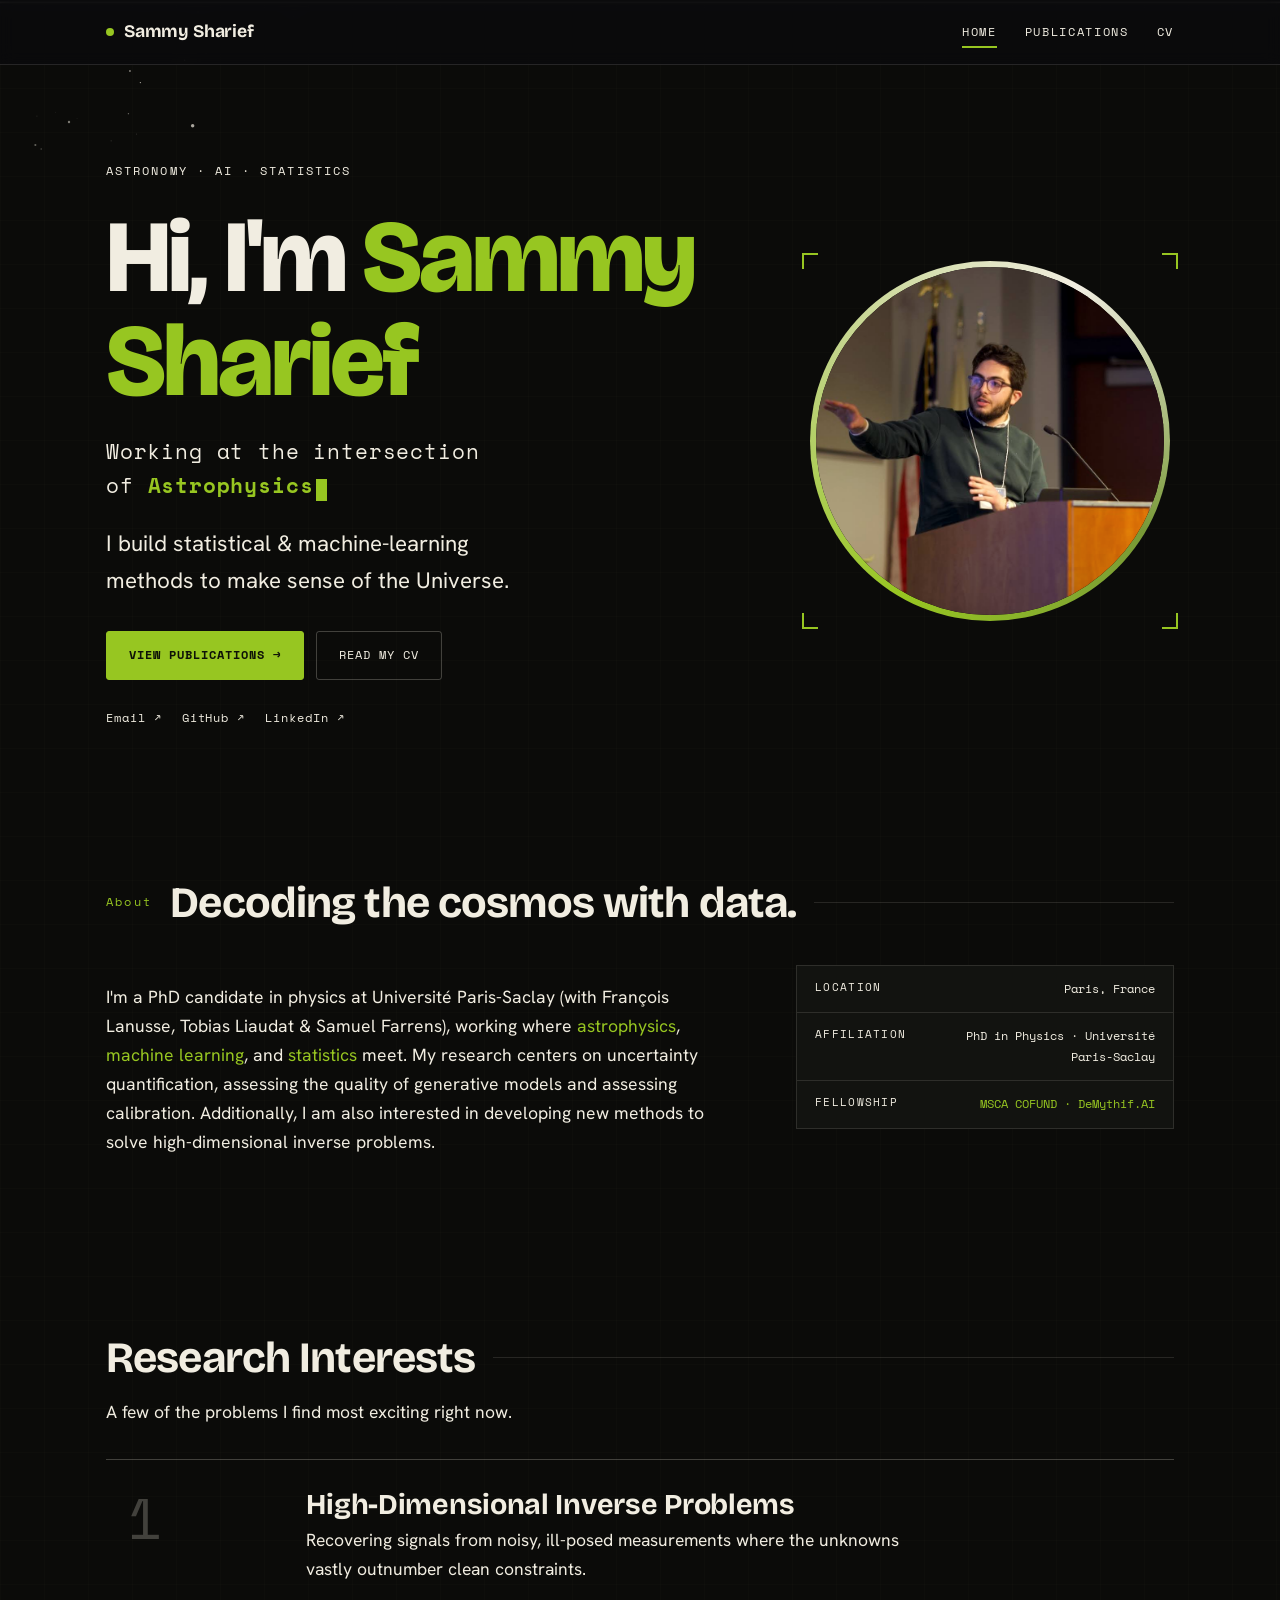
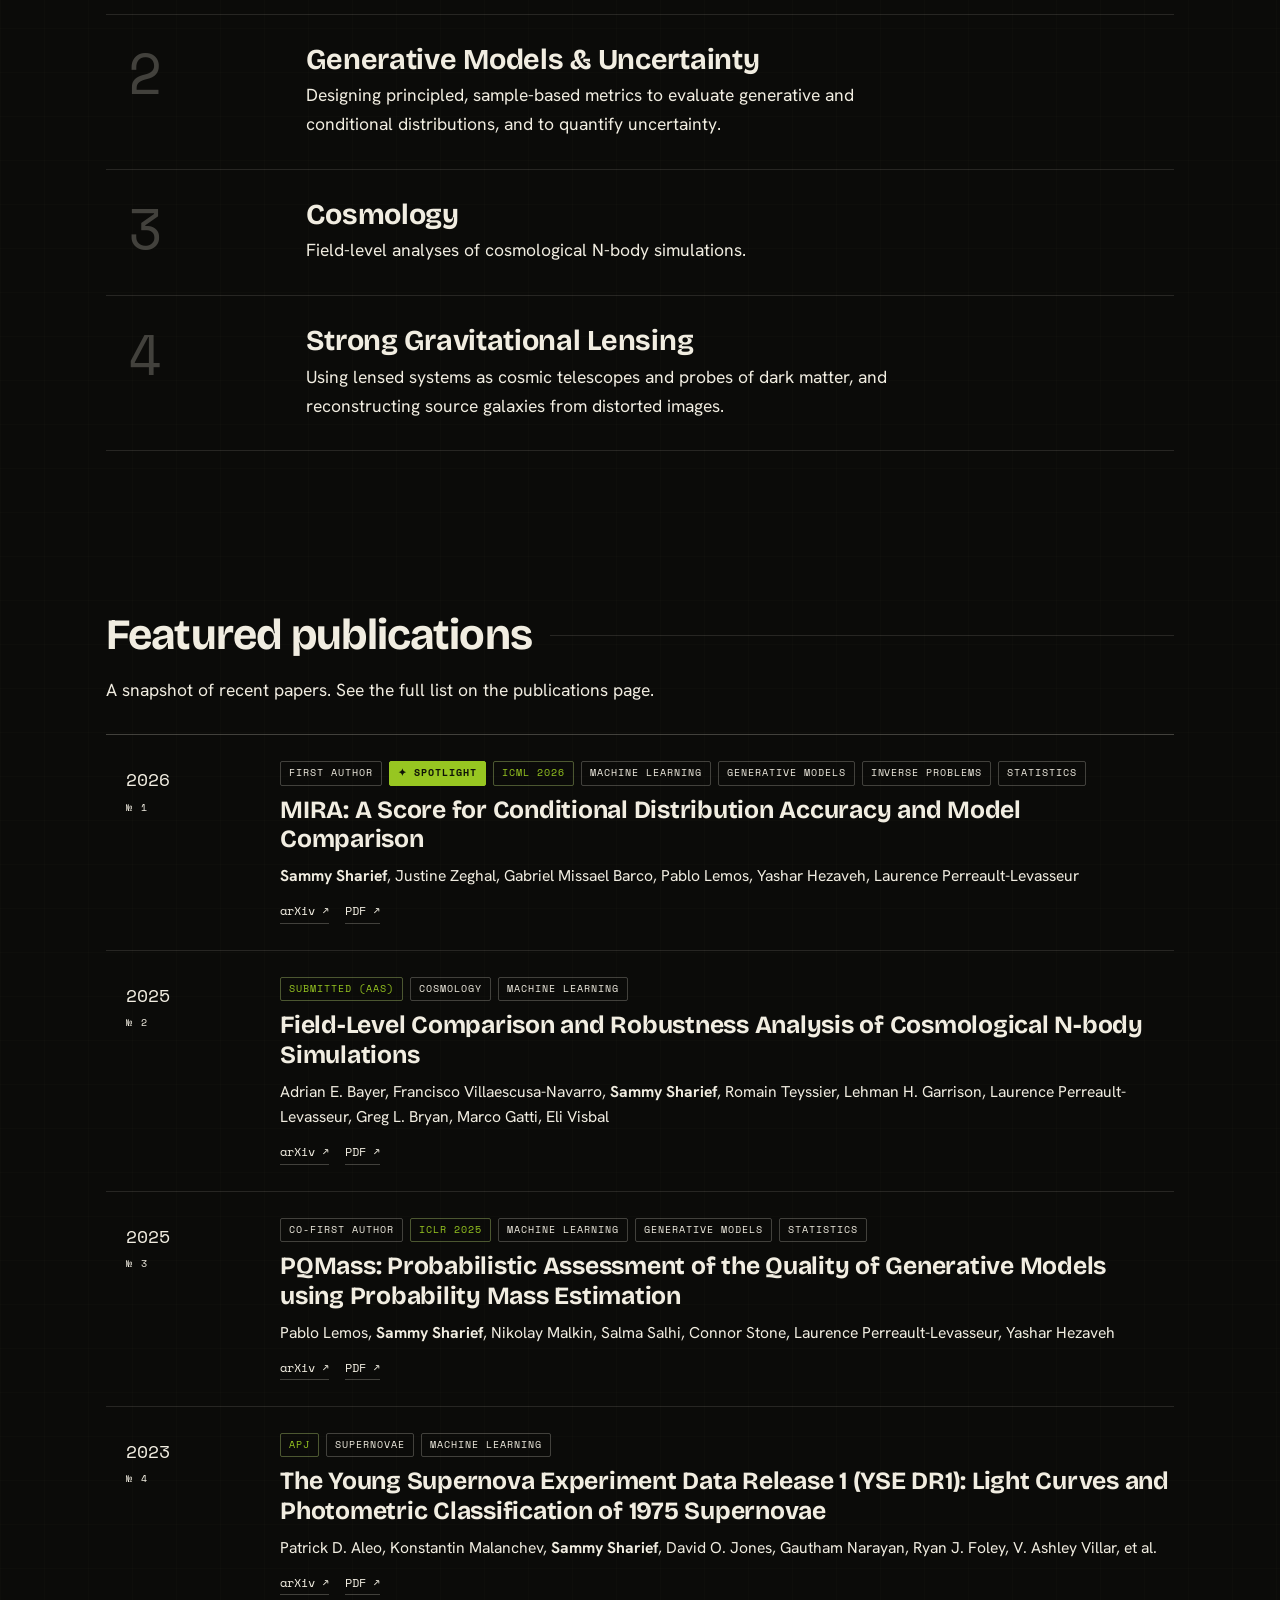
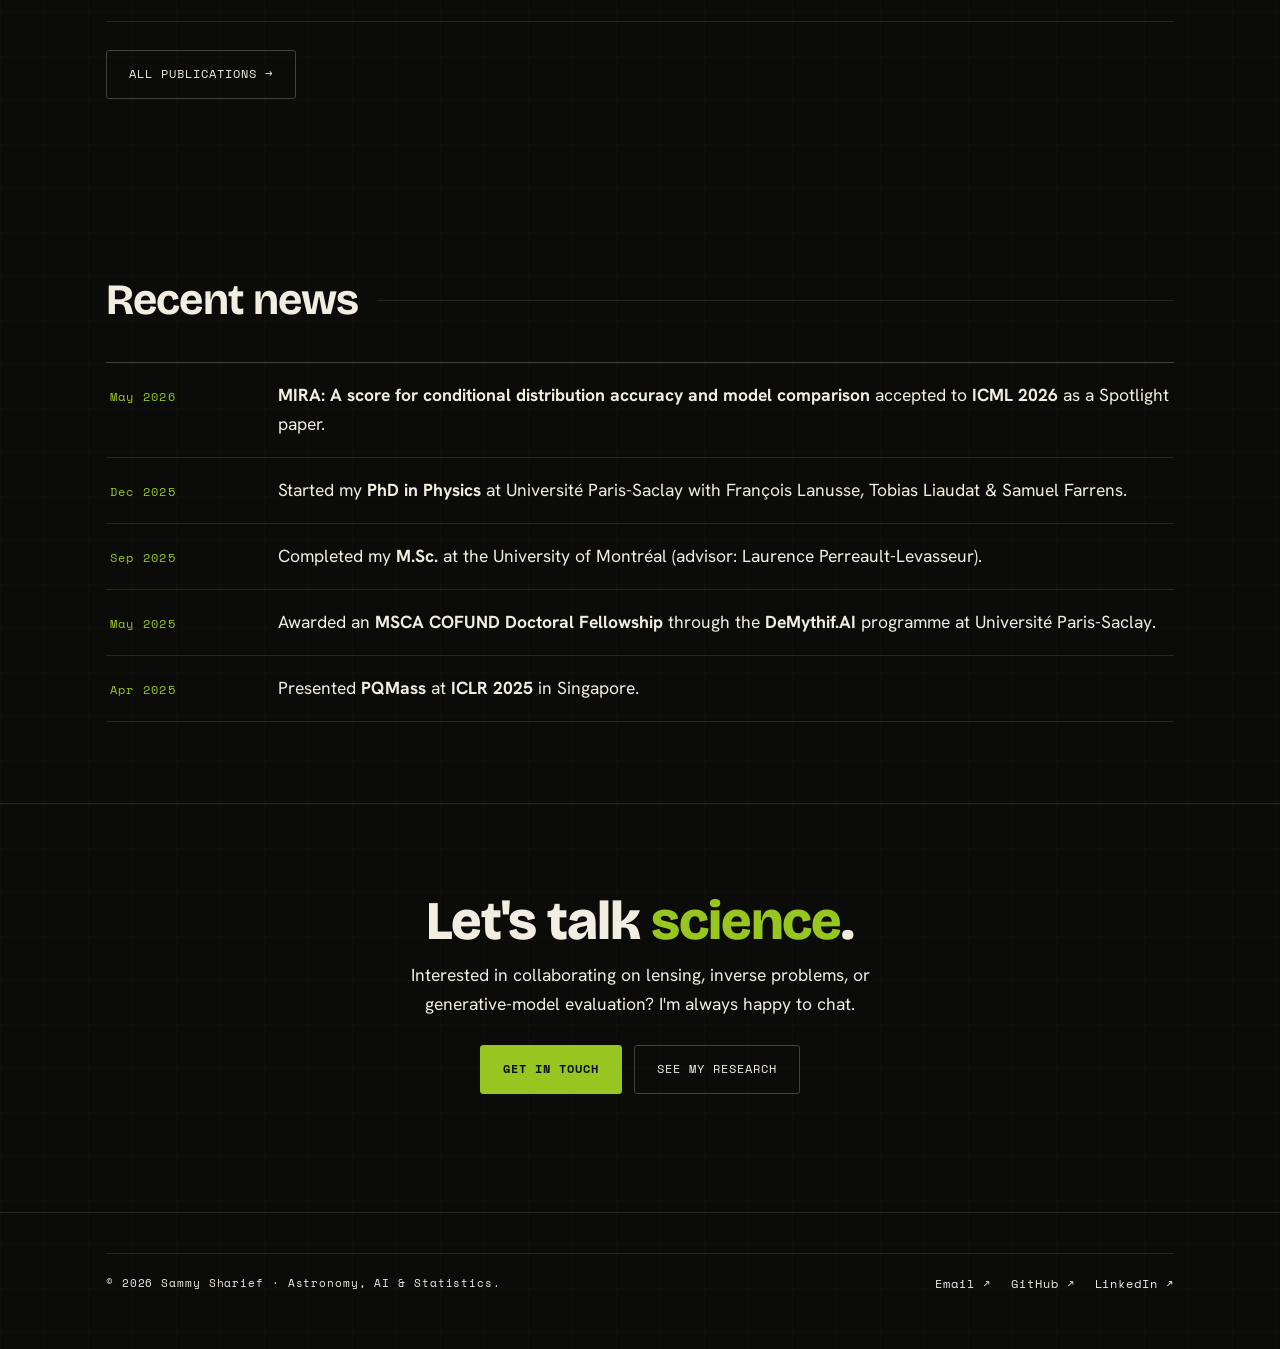
<file: index.html>
<!DOCTYPE html>
<html lang="en">
<head>
  <meta charset="UTF-8" />
  <meta name="viewport" content="width=device-width, initial-scale=1.0" />
  <title>Sammy Sharief — Astrophysics · Machine Learning · Statistics</title>
  <meta name="description" content="Sammy Sharief — researcher at the intersection of astronomy, machine learning, and statistics. Strong gravitational lensing, high-dimensional inverse problems, and generative model evaluation." />
  <meta name="author" content="Sammy Sharief" />
  <link rel="preconnect" href="https://fonts.googleapis.com" />
  <link rel="preconnect" href="https://fonts.gstatic.com" crossorigin />
  <link href="https://fonts.googleapis.com/css2?family=Bricolage+Grotesque:opsz,wght@12..96,400..800&family=Hanken+Grotesk:wght@400;500;600;700&family=Space+Mono:ital,wght@0,400;0,700;1,400&display=swap" rel="stylesheet" />
  <link rel="stylesheet" href="styles.css" />
</head>
<body>
  <canvas id="starfield"></canvas>

  <header class="bar">
    <div class="wrap bar-inner">
      <a class="callsign" href="index.html"><span class="blip"></span>Sammy Sharief</a>
      <nav class="nav">
        <a href="index.html">Home</a>
        <a href="publications.html">Publications</a>
        <a href="cv.html">CV</a>
      </nav>
      <button class="burger" aria-label="Menu">≡</button>
    </div>
  </header>

  <main>
    <!-- HERO -->
    <section class="hero">
      <div class="wrap hero-grid">
        <div class="hero-text">
          <span class="label kick rise">Astronomy · AI · Statistics</span>
          <h1 class="rise">Hi, I'm <em>Sammy Sharief</em></h1>
          <p class="specline rise">Working at the intersection<br>of <span class="typed" data-typed></span><span class="caret" aria-hidden="true"></span></p>
          <p class="tag rise">I build statistical &amp; machine-learning methods to make sense of the Universe.</p>
          <div class="hero-cta rise">
            <a class="btn btn-solid" href="publications.html">View Publications →</a>
            <a class="btn btn-ghost" href="cv.html">Read my CV</a>
          </div>
          <div class="socials rise" data-socials></div>
        </div>
        <div class="scope rise">
          <div class="ring"><div class="ring-inner"><img src="assets/profile.jpeg" alt="Sammy Sharief" /></div></div>
          <span class="tick tl"></span><span class="tick tr"></span><span class="tick bl"></span><span class="tick br"></span>
        </div>
      </div>
    </section>

    <!-- ABOUT -->
    <section id="about">
      <div class="wrap">
        <div class="shead reveal"><span class="sig">About</span><h2>Decoding the cosmos with data.</h2><span class="flex"></span></div>
        <div class="about">
          <div class="reveal">
            <p>I'm a PhD candidate in physics at Université Paris-Saclay (with François Lanusse, Tobias Liaudat &amp; Samuel Farrens), working where <em>astrophysics</em>, <em>machine learning</em>, and <em>statistics</em> meet. My research centers on uncertainty quantification, assessing the quality of generative models and assessing calibration. Additionally, I am also interested in developing new methods to solve high-dimensional inverse problems.</p>
          </div>
          <aside class="panel reveal">
            <div class="row"><span class="k">Location</span><span class="v" data-profile="location">Paris, France</span></div>
            <div class="row"><span class="k">Affiliation</span><span class="v" data-profile="affiliation">Université Paris-Saclay</span></div>
            <div class="row"><span class="k">Fellowship</span><span class="v hot">MSCA COFUND · DeMythif.AI</span></div>
          </aside>
        </div>
      </div>
    </section>

    <!-- RESEARCH INTERESTS -->
    <section id="research">
      <div class="wrap">
        <div class="shead reveal"><h2>Research Interests</h2><span class="flex"></span></div>
        <p class="reveal" style="color:var(--ink-2);margin:-22px 0 32px">A few of the problems I find most exciting right now.</p>
        <ol class="index" id="index"></ol>
      </div>
    </section>

    <!-- SELECTED PUBLICATIONS -->
    <section id="writings">
      <div class="wrap">
        <div class="shead reveal"><h2>Featured publications</h2><span class="flex"></span></div>
        <p class="reveal" style="color:var(--ink-2);margin:-22px 0 30px">A snapshot of recent papers. See the full list on the publications page.</p>
        <div class="log" id="selected"></div>
        <p style="margin-top:28px" class="reveal"><a class="btn btn-ghost" href="publications.html">All publications →</a></p>
      </div>
    </section>

    <!-- NEWS -->
    <section id="news">
      <div class="wrap">
        <div class="shead reveal"><h2>Recent news</h2><span class="flex"></span></div>
        <div class="tx" id="transmissions"></div>
      </div>
    </section>

    <!-- CTA -->
    <section class="cta">
      <div class="wrap reveal">
        <h2>Let's talk <em>science</em>.</h2>
        <p>Interested in collaborating on lensing, inverse problems, or generative-model evaluation? I'm always happy to chat.</p>
        <div class="hero-cta" style="justify-content:center">
          <a class="btn btn-solid" href="mailto:sammy.sharief@universite-paris-saclay.fr">Get in touch</a>
          <a class="btn btn-ghost" href="publications.html">See my research</a>
        </div>
      </div>
    </section>
  </main>

  <footer class="foot">
    <div class="wrap">
      <div style="height:1px;background:var(--line)"></div>
      <div class="foot-inner">
        <p>© <span data-year-now></span> Sammy Sharief · Astronomy, AI &amp; Statistics.</p>
        <div class="socials" data-socials></div>
      </div>
    </div>
  </footer>

  <script src="assets/data.js"></script>
  <script src="assets/main.js"></script>
</body>
</html>
</file>
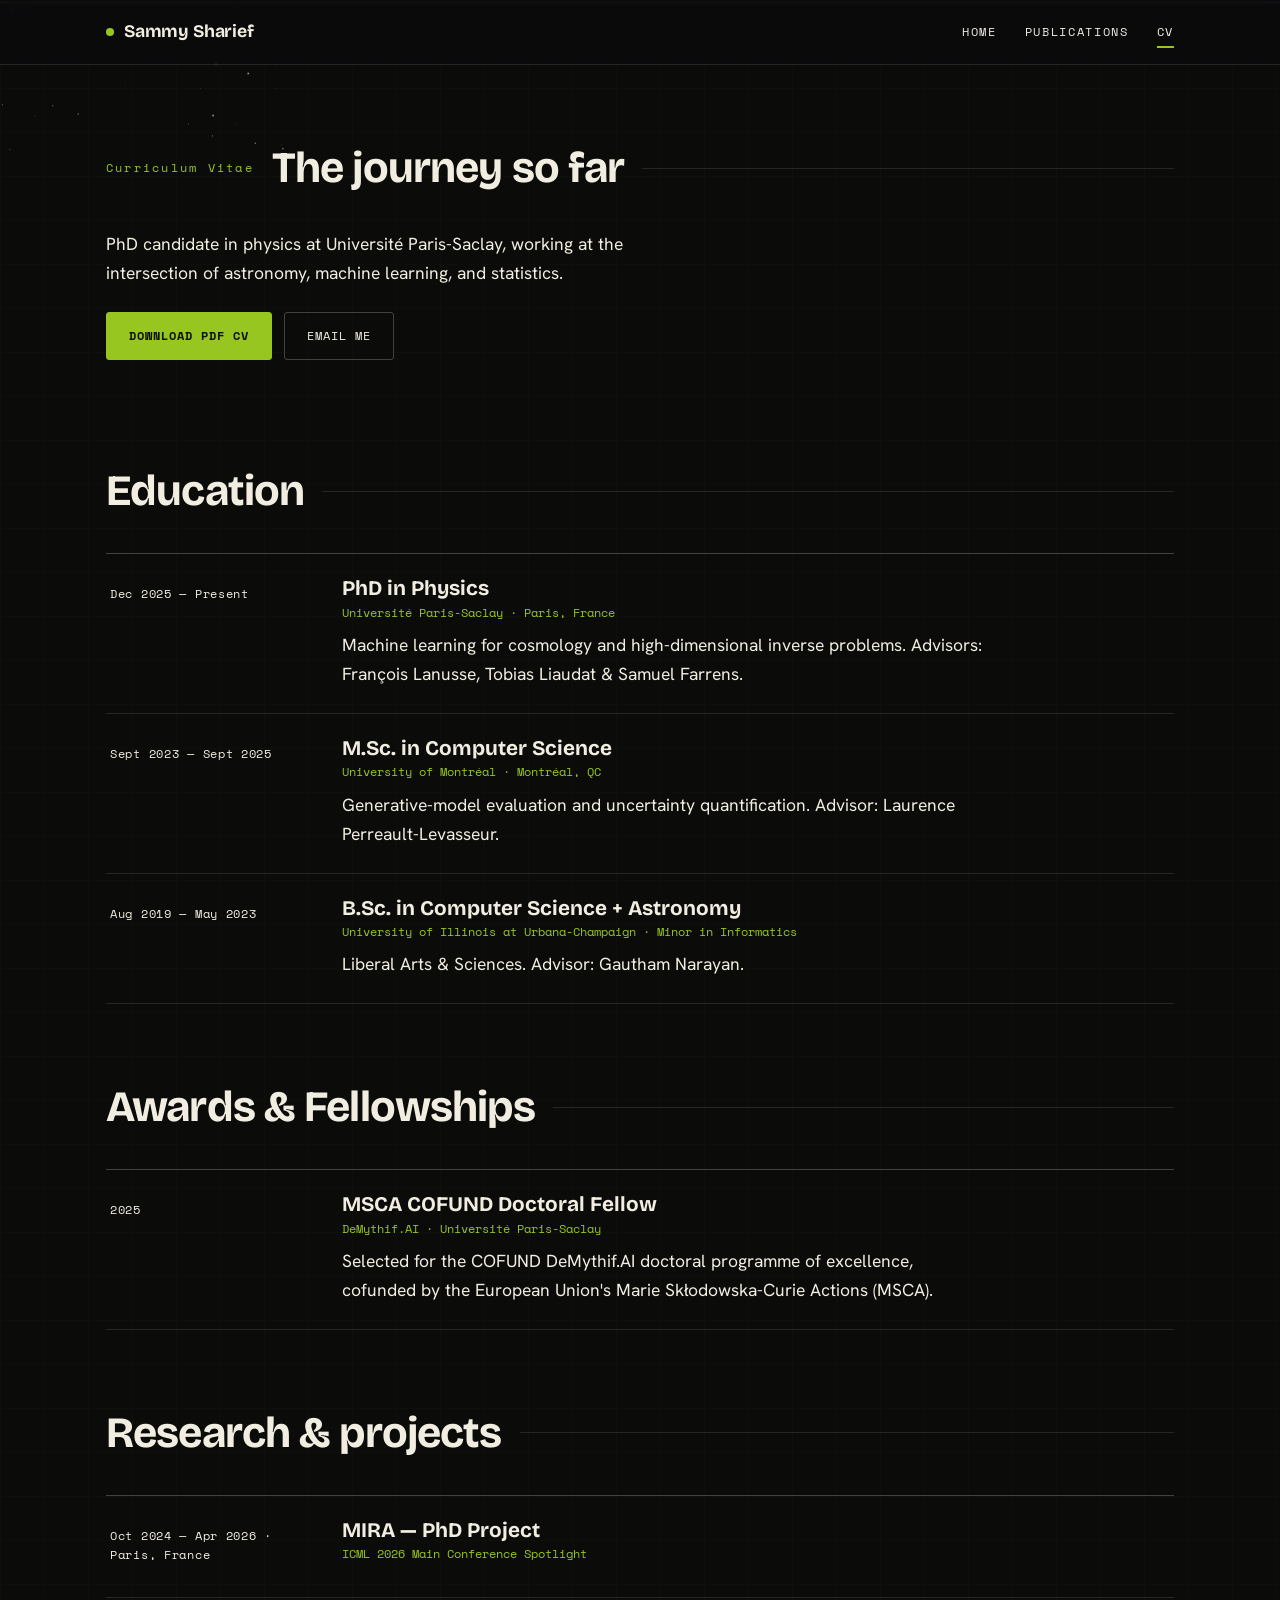
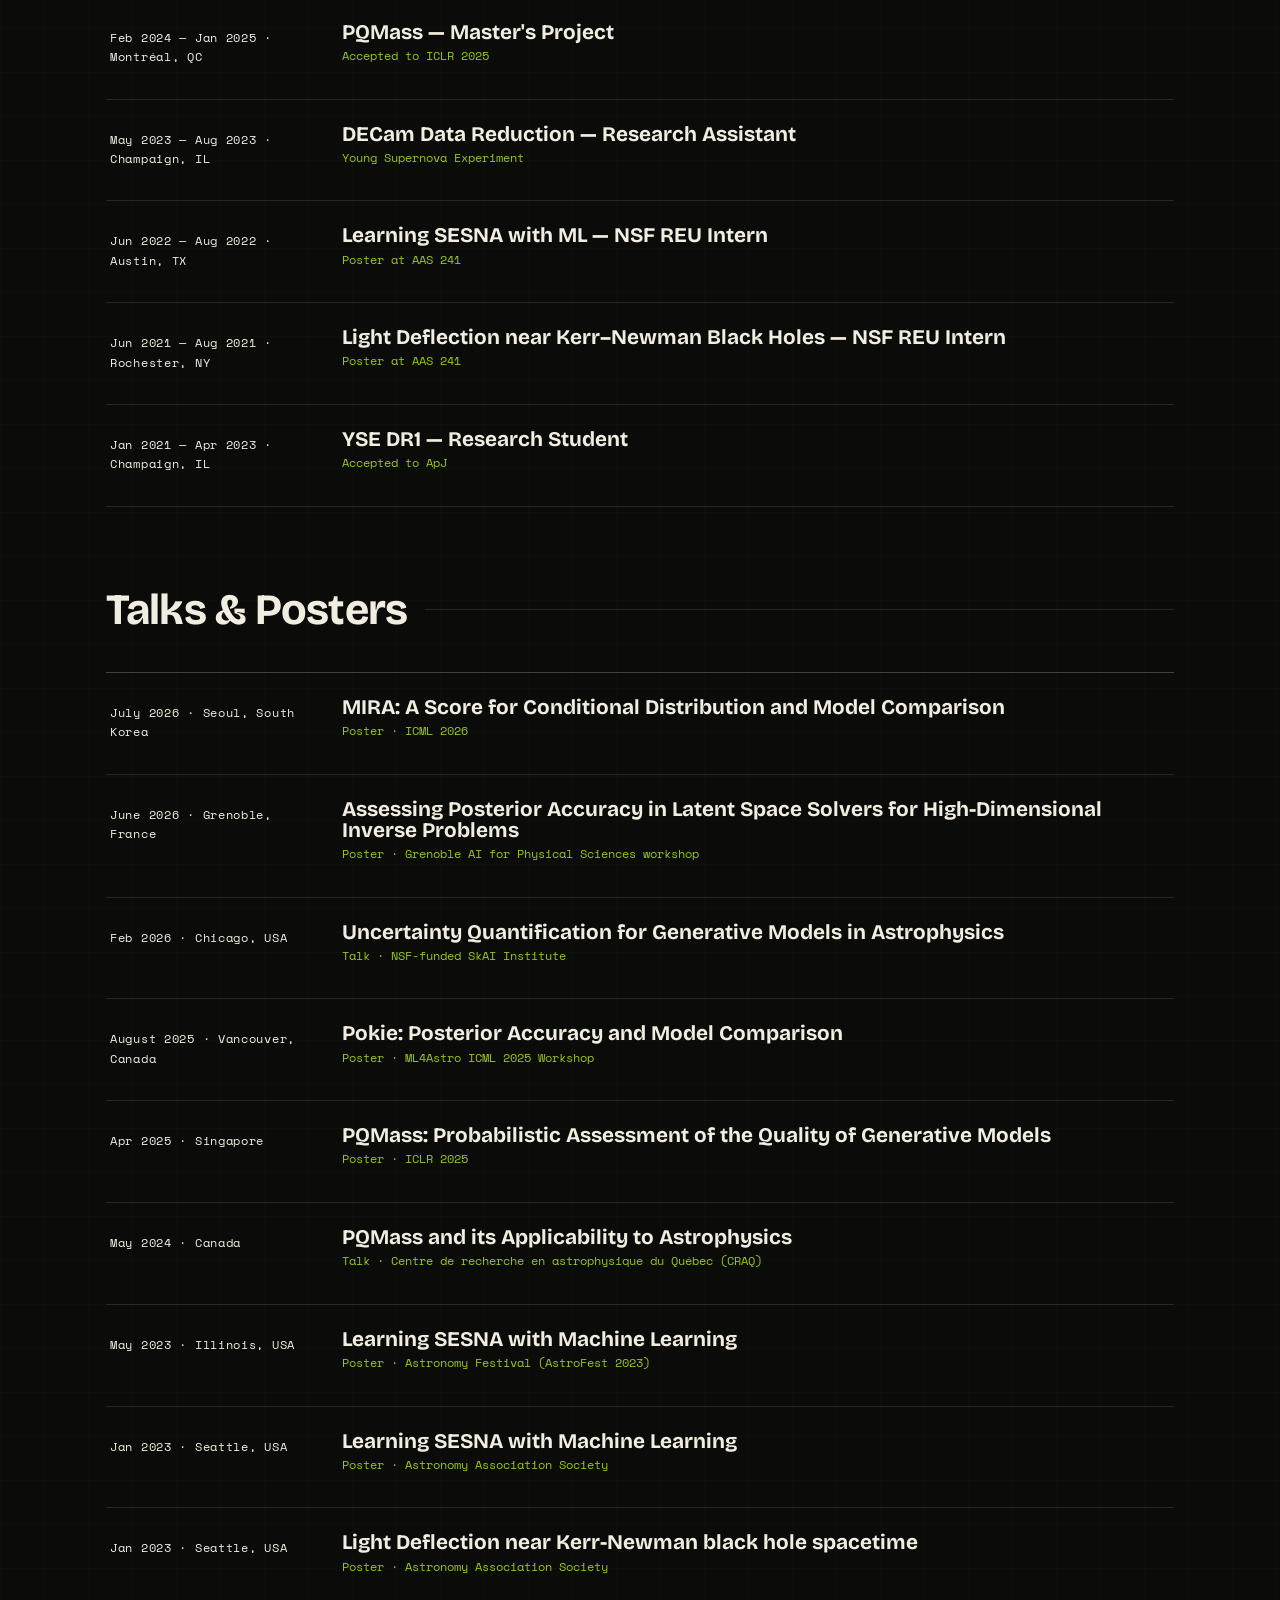
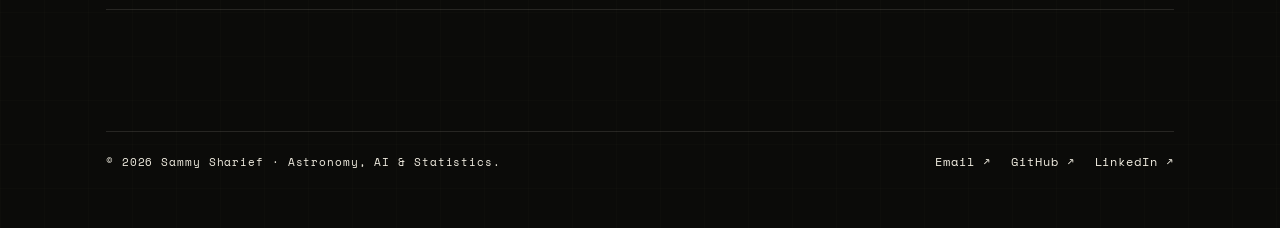
<file: cv.html>
<!DOCTYPE html>
<html lang="en">
<head>
  <meta charset="UTF-8" />
  <meta name="viewport" content="width=device-width, initial-scale=1.0" />
  <title>CV — Sammy Sharief</title>
  <meta name="description" content="Curriculum vitae of Sammy Sharief — PhD in Physics at Université Paris-Saclay. Education, research experience, talks, and skills across astronomy, machine learning, and statistics." />
  <link rel="preconnect" href="https://fonts.googleapis.com" />
  <link rel="preconnect" href="https://fonts.gstatic.com" crossorigin />
  <link href="https://fonts.googleapis.com/css2?family=Bricolage+Grotesque:opsz,wght@12..96,400..800&family=Hanken+Grotesk:wght@400;500;600;700&family=Space+Mono:ital,wght@0,400;0,700;1,400&display=swap" rel="stylesheet" />
  <link rel="stylesheet" href="styles.css" />
</head>
<body>
  <canvas id="starfield"></canvas>
  <header class="bar">
    <div class="wrap bar-inner">
      <a class="callsign" href="index.html"><span class="blip"></span>Sammy Sharief</a>
      <nav class="nav">
        <a href="index.html">Home</a>
        <a href="publications.html">Publications</a>
        <a href="cv.html">CV</a>
      </nav>
      <button class="burger" aria-label="Menu">≡</button>
    </div>
  </header>

  <main>
    <section>
      <div class="wrap">
        <div class="shead reveal"><span class="sig">Curriculum Vitae</span><h2>The journey so far</h2><span class="flex"></span></div>
        <p class="reveal" style="color:var(--ink-2);max-width:56ch;margin-bottom:24px">PhD candidate in physics at Université Paris-Saclay, working at the intersection of astronomy, machine learning, and statistics.</p>
        <div class="hero-cta reveal">
          <a class="btn btn-solid" href="assets/cv.pdf" target="_blank" rel="noopener">Download PDF CV</a>
          <a class="btn btn-ghost" href="mailto:sammy.sharief@universite-paris-saclay.fr">Email me</a>
        </div>
      </div>
    </section>

    <!-- Education -->
    <section style="padding-top:0">
      <div class="wrap">
        <div class="shead reveal"><h2>Education</h2><span class="flex"></span></div>
        <div class="cvlog">
          <div class="cv-row reveal"><div class="when">Dec 2025 — Present</div><div><h3>PhD in Physics</h3><div class="org">Université Paris-Saclay · Paris, France</div><p>Machine learning for cosmology and high-dimensional inverse problems. Advisors: François Lanusse, Tobias Liaudat &amp; Samuel Farrens.</p></div></div>
          <div class="cv-row reveal"><div class="when">Sept 2023 — Sept 2025</div><div><h3>M.Sc. in Computer Science</h3><div class="org">University of Montréal · Montréal, QC</div><p>Generative-model evaluation and uncertainty quantification. Advisor: Laurence Perreault-Levasseur.</p></div></div>
          <div class="cv-row reveal"><div class="when">Aug 2019 — May 2023</div><div><h3>B.Sc. in Computer Science + Astronomy</h3><div class="org">University of Illinois at Urbana-Champaign · Minor in Informatics</div><p>Liberal Arts &amp; Sciences. Advisor: Gautham Narayan.</p></div></div>
        </div>
      </div>
    </section>

    <!-- Awards & Fellowships -->
    <section style="padding-top:0">
      <div class="wrap">
        <div class="shead reveal"><h2>Awards &amp; Fellowships</h2><span class="flex"></span></div>
        <div class="cvlog">
          <div class="cv-row reveal"><div class="when">2025</div><div><h3>MSCA COFUND Doctoral Fellow</h3><div class="org">DeMythif.AI · Université Paris-Saclay</div><p>Selected for the COFUND DeMythif.AI doctoral programme of excellence, cofunded by the European Union's Marie Skłodowska-Curie Actions (MSCA).</p></div></div>
        </div>
      </div>
    </section>

    <!-- Experience -->
    <section style="padding-top:0">
      <div class="wrap">
        <div class="shead reveal"><h2>Research &amp; projects</h2><span class="flex"></span></div>
        <div class="cvlog">
          <div class="cv-row reveal"><div class="when">Oct 2024 — Apr 2026 · Paris, France</div><div><h3>MIRA — PhD Project</h3><div class="org">ICML 2026 Main Conference Spotlight</div></div></div>
          <div class="cv-row reveal"><div class="when">Feb 2024 — Jan 2025 · Montréal, QC</div><div><h3>PQMass — Master's Project</h3><div class="org">Accepted to ICLR 2025</div></div></div>
          <div class="cv-row reveal"><div class="when">May 2023 — Aug 2023 · Champaign, IL</div><div><h3>DECam Data Reduction — Research Assistant</h3><div class="org">Young Supernova Experiment</div></div></div>
          <div class="cv-row reveal"><div class="when">Jun 2022 — Aug 2022 · Austin, TX</div><div><h3>Learning SESNA with ML — NSF REU Intern</h3><div class="org">Poster at AAS 241</div></div></div>
          <div class="cv-row reveal"><div class="when">Jun 2021 — Aug 2021 · Rochester, NY</div><div><h3>Light Deflection near Kerr–Newman Black Holes — NSF REU Intern</h3><div class="org">Poster at AAS 241</div></div></div>
          <div class="cv-row reveal"><div class="when">Jan 2021 — Apr 2023 · Champaign, IL</div><div><h3>YSE DR1 — Research Student</h3><div class="org">Accepted to ApJ</div></div></div>
        </div>
      </div>
    </section>

    <!-- Talks & Posters -->
    <section style="padding-top:0">
      <div class="wrap">
        <div class="shead reveal"><h2>Talks &amp; Posters</h2><span class="flex"></span></div>
        <div class="cvlog">
          <div class="cv-row reveal"><div class="when">July 2026 · Seoul, South Korea</div><div><h3>MIRA: A Score for Conditional Distribution and Model Comparison</h3><div class="org">Poster · ICML 2026</div></div></div>
          <div class="cv-row reveal"><div class="when">June 2026 · Grenoble, France</div><div><h3>Assessing Posterior Accuracy in Latent Space Solvers for High-Dimensional Inverse Problems</h3><div class="org">Poster · Grenoble AI for Physical Sciences workshop</div></div></div>
          <div class="cv-row reveal"><div class="when">Feb 2026 · Chicago, USA</div><div><h3>Uncertainty Quantification for Generative Models in Astrophysics</h3><div class="org">Talk · NSF-funded SkAI Institute</div></div></div>
          <div class="cv-row reveal"><div class="when">August 2025 · Vancouver, Canada</div><div><h3>Pokie: Posterior Accuracy and Model Comparison</h3><div class="org">Poster · ML4Astro ICML 2025 Workshop</div></div></div>
          <div class="cv-row reveal"><div class="when">Apr 2025 · Singapore</div><div><h3>PQMass: Probabilistic Assessment of the Quality of Generative Models</h3><div class="org">Poster · ICLR 2025</div></div></div>
          <div class="cv-row reveal"><div class="when">May 2024 · Canada</div><div><h3>PQMass and its Applicability to Astrophysics</h3><div class="org">Talk · Centre de recherche en astrophysique du Québec (CRAQ)</div></div></div>
          <div class="cv-row reveal"><div class="when">May 2023 · Illinois, USA</div><div><h3>Learning SESNA with Machine Learning</h3><div class="org">Poster · Astronomy Festival (AstroFest 2023)</div></div></div>
          <div class="cv-row reveal"><div class="when">Jan 2023 · Seattle, USA</div><div><h3>Learning SESNA with Machine Learning</h3><div class="org">Poster · Astronomy Association Society</div></div></div>
          <div class="cv-row reveal"><div class="when">Jan 2023 · Seattle, USA</div><div><h3>Light Deflection near Kerr-Newman black hole spacetime</h3><div class="org">Poster · Astronomy Association Society</div></div></div>
        </div>
      </div>
    </section>
  </main>

  <footer class="foot">
    <div class="wrap">
      <div style="height:1px;background:var(--line)"></div>
      <div class="foot-inner">
        <p>© <span data-year-now></span> Sammy Sharief · Astronomy, AI &amp; Statistics.</p>
        <div class="socials" data-socials></div>
      </div>
    </div>
  </footer>

  <script src="assets/data.js"></script>
  <script src="assets/main.js"></script>
</body>
</html>
</file>
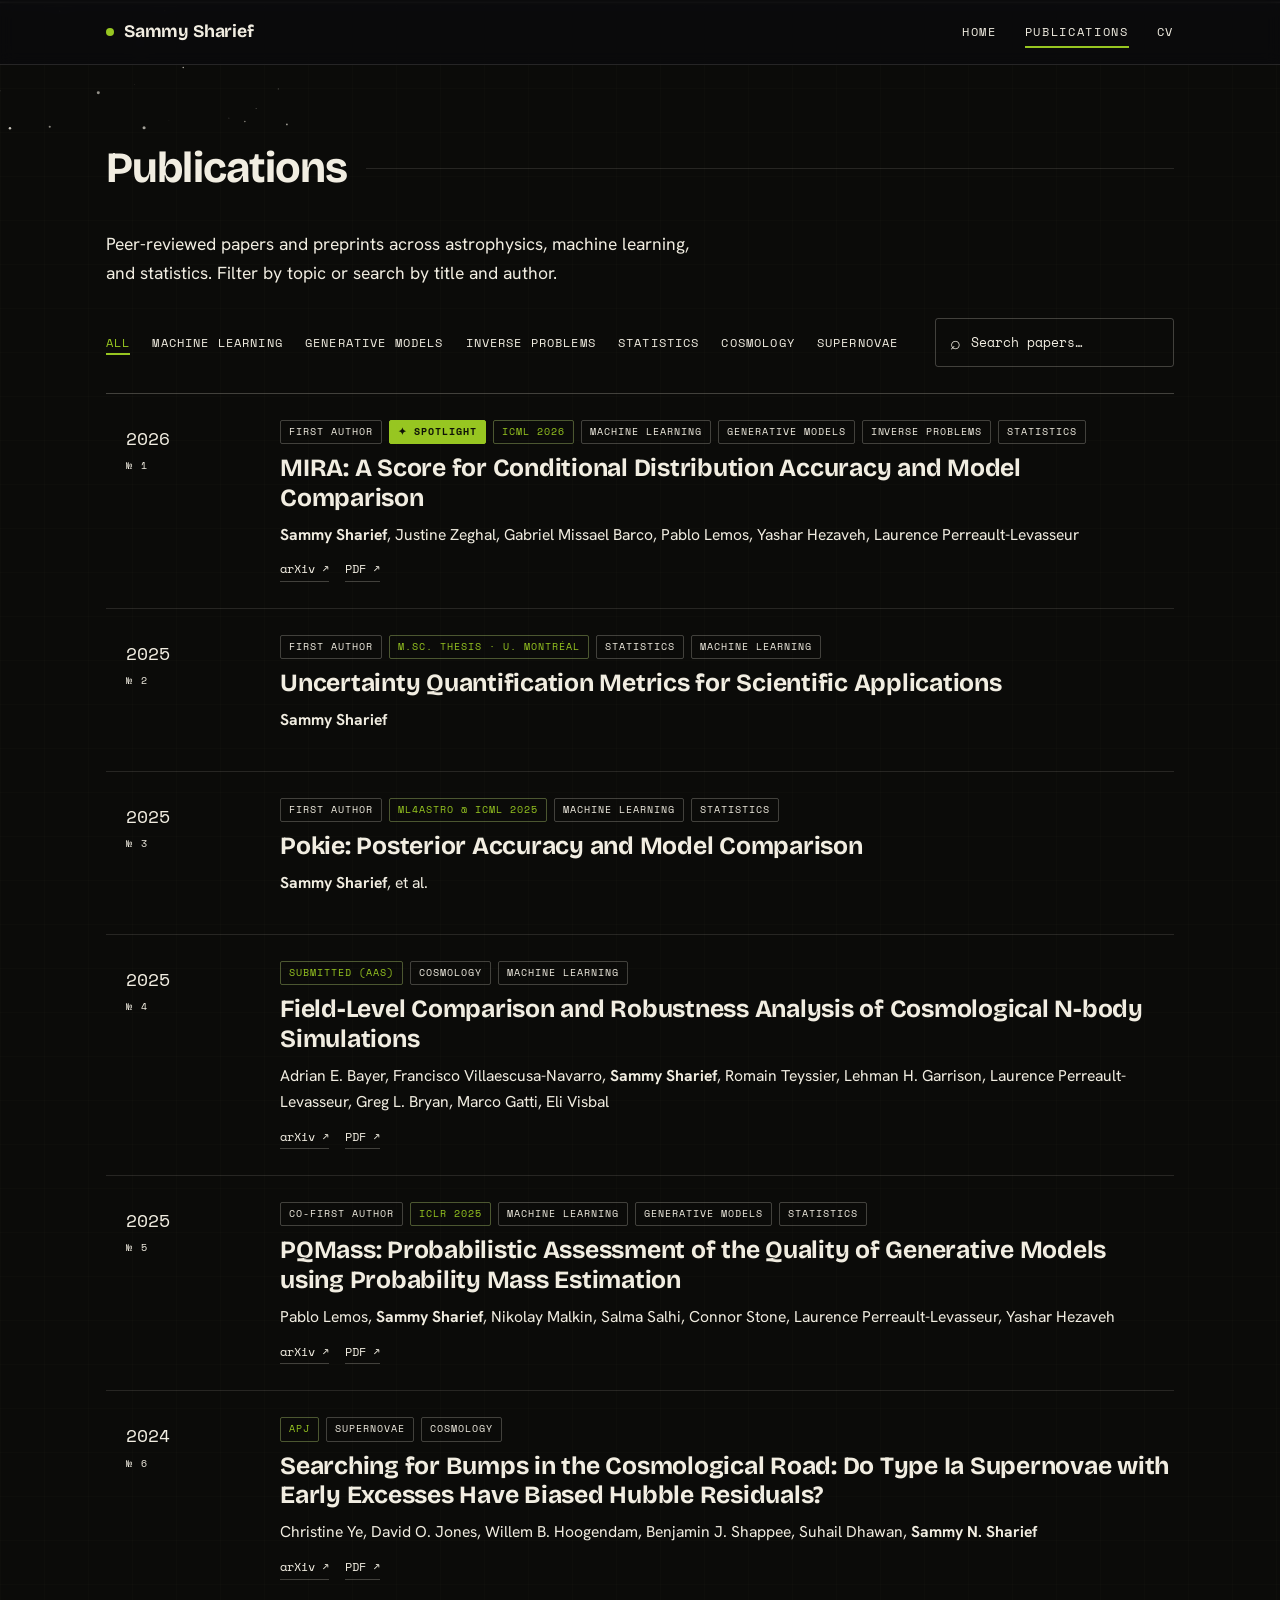
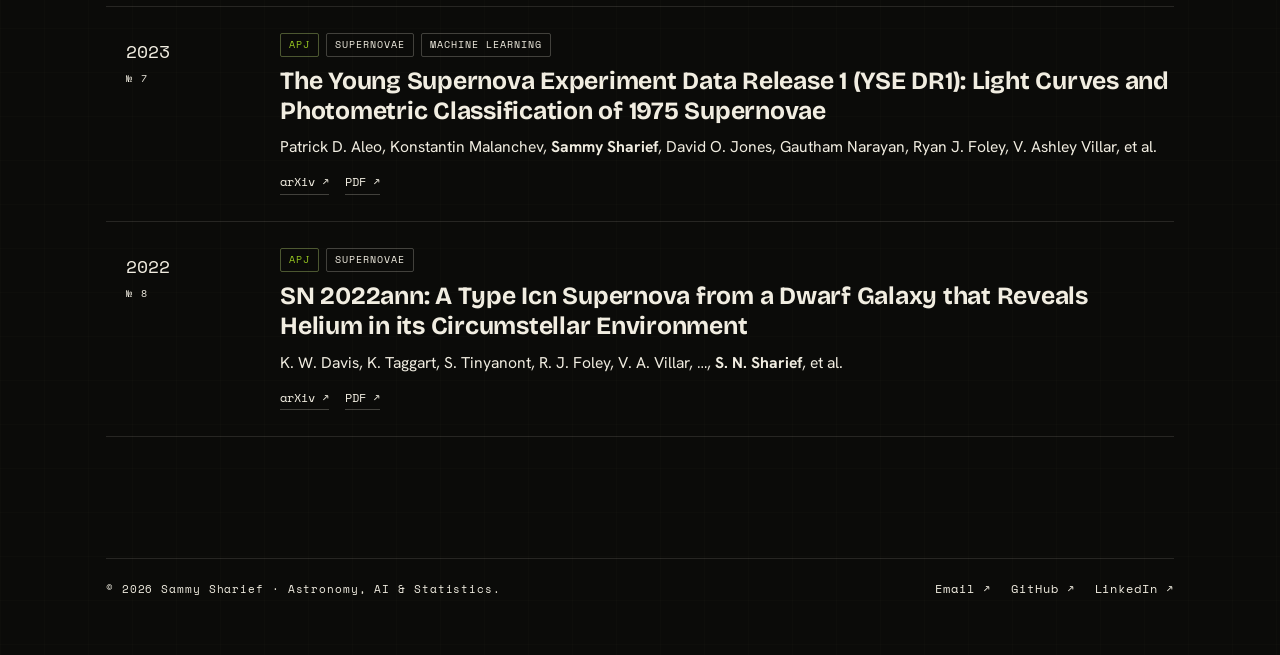
<file: publications.html>
<!DOCTYPE html>
<html lang="en">
<head>
  <meta charset="UTF-8" />
  <meta name="viewport" content="width=device-width, initial-scale=1.0" />
  <title>Publications — Sammy Sharief</title>
  <meta name="description" content="Publications by Sammy Sharief — astronomy, machine learning, and statistics. Filter by topic or search by title and author." />
  <link rel="preconnect" href="https://fonts.googleapis.com" />
  <link rel="preconnect" href="https://fonts.gstatic.com" crossorigin />
  <link href="https://fonts.googleapis.com/css2?family=Bricolage+Grotesque:opsz,wght@12..96,400..800&family=Hanken+Grotesk:wght@400;500;600;700&family=Space+Mono:ital,wght@0,400;0,700;1,400&display=swap" rel="stylesheet" />
  <link rel="stylesheet" href="styles.css" />
</head>
<body>
  <canvas id="starfield"></canvas>
  <header class="bar">
    <div class="wrap bar-inner">
      <a class="callsign" href="index.html"><span class="blip"></span>Sammy Sharief</a>
      <nav class="nav">
        <a href="index.html">Home</a>
        <a href="publications.html">Publications</a>
        <a href="cv.html">CV</a>
      </nav>
      <button class="burger" aria-label="Menu">≡</button>
    </div>
  </header>

  <main>
    <section>
      <div class="wrap">
        <div class="shead reveal"><h2>Publications</h2><span class="flex"></span></div>
        <p class="reveal" style="color:var(--ink-2);max-width:60ch;margin-bottom:30px">Peer-reviewed papers and preprints across astrophysics, machine learning, and statistics. Filter by topic or search by title and author.</p>
        <div class="toolbar reveal">
          <div class="chips" id="chips"></div>
          <label class="search"><span class="ic">⌕</span><input id="pub-search" type="search" placeholder="Search papers…" aria-label="Search publications" /></label>
        </div>
        <div class="log" id="log"></div>
        <div class="empty" id="empty" style="display:none">No publications match your filters.</div>
      </div>
    </section>
  </main>

  <footer class="foot">
    <div class="wrap">
      <div style="height:1px;background:var(--line)"></div>
      <div class="foot-inner">
        <p>© <span data-year-now></span> Sammy Sharief · Astronomy, AI &amp; Statistics.</p>
        <div class="socials" data-socials></div>
      </div>
    </div>
  </footer>

  <script src="assets/data.js"></script>
  <script src="assets/main.js"></script>
</body>
</html>
</file>
<file: styles.css>
/* ===============================================================
   Sammy Sharief — "Observatory Log" edition
   Flat, instrument-inspired: near-black, one amber accent, white
   shooting stars. NO gradients except the conic ring on the photo.
   Bricolage Grotesque · Hanken Grotesk · Space Mono.
   =============================================================== */

:root {
  --display: "Bricolage Grotesque", system-ui, sans-serif;
  --body: "Hanken Grotesk", system-ui, sans-serif;
  --mono: "Space Mono", ui-monospace, monospace;

  --bg: #0b0b09;           /* near-black, a hair warm under the olive */
  --panel: #121310;
  --ink: #f1ede1;          /* warm off-white */
  --ink-2: #f1ede1;
  --ink-3: #f1ede1;
  --line: rgba(243, 238, 226, 0.12);
  --line-2: rgba(243, 238, 226, 0.24);
  /* ===== ACCENT — change these 4 lines to recolor the whole site ===== */
  /* --accent: #f4b840;          /* the sharp accent (hex)            */
  /* --accent-deep: #d99526;     /* darker shade for button hovers    */
  /* --accent-ink: #15120a;      /* text that sits on the accent      */
  /* --accent-rgb: 244, 184, 64; /* same accent as R,G,B (for glows)  */
  /* Green  → #4cd081 / #34b06a / #06140d / 76, 208, 129            */
  /* Blue   → #4aa3ff / #2f86e6 / #04101f / 74, 163, 255            */

  /* --accent: #8da35a;
  --accent-deep: #728548;
  --accent-ink: #101208;
  --accent-rgb: 141, 163, 90; */

  /* ===== ACCENT — olive green (change these 4 to recolor everything) ===== */
  --accent: #97c621;          /* olive green — the single sharp accent */
  --accent-deep: #789937;     /* darker olive for button hovers       */
  --accent-ink: #0e1207;      /* dark text that sits on the accent    */
  --accent-rgb: 141, 163, 90; /* same olive as R,G,B (for glows)      */
  /* Alternatives — Emerald #2ecc71 / 46,204,113 · Blue #4aa3ff / 74,163,255 */

  --star: rgba(243, 238, 226, 0.92);

  --maxw: 1180px;
  --ease: cubic-bezier(0.2, 0.7, 0.2, 1);
}

*, *::before, *::after { box-sizing: border-box; }
html { scroll-behavior: smooth; }
@media (prefers-reduced-motion: reduce) {
  html { scroll-behavior: auto; }
  *, *::before, *::after { animation: none !important; transition: none !important; }
}

body {
  margin: 0;
  background-color: var(--bg);
  /* faint instrument grid (SVG pattern — not a CSS gradient) */
  background-image: url("data:image/svg+xml,%3Csvg xmlns='http://www.w3.org/2000/svg' width='44' height='44'%3E%3Cpath d='M44 0H0V44' fill='none' stroke='%23f3eee2' stroke-width='0.5' stroke-opacity='0.04'/%3E%3C/svg%3E");
  color: var(--ink);
  font-family: var(--body);
  font-size: 17.5px;
  line-height: 1.65;
  -webkit-font-smoothing: antialiased;
  overflow-x: hidden;
}
#starfield { position: fixed; inset: 0; z-index: 0; pointer-events: none; }
header, main, footer { position: relative; z-index: 1; }

a { color: inherit; text-decoration: none; }
img { max-width: 100%; display: block; }
::selection { background: var(--accent); color: var(--accent-ink); }
h1, h2, h3, h4 { font-family: var(--display); font-weight: 700; margin: 0; line-height: 1.02; font-optical-sizing: auto; }

.wrap { width: 100%; max-width: var(--maxw); margin-inline: auto; padding-inline: clamp(20px, 5vw, 56px); }
.mono { font-family: var(--mono); }
.label { font-family: var(--mono); font-size: 0.72rem; letter-spacing: 0.18em; text-transform: uppercase; color: var(--ink-3); }
.amber { color: var(--accent); }

/* ---------- Header (status bar) ---------- */
.bar { position: sticky; top: 0; z-index: 50; background: rgba(10, 10, 13, 0.72);
  backdrop-filter: blur(8px); -webkit-backdrop-filter: blur(8px); border-bottom: 1px solid var(--line); }
.bar-inner { display: flex; align-items: center; justify-content: space-between; height: 64px; gap: 16px; }
.callsign { font-family: var(--display); font-weight: 700; font-size: 1.1rem; letter-spacing: -0.01em; display: flex; align-items: center; gap: 10px; }
.callsign .blip { width: 8px; height: 8px; background: var(--accent); border-radius: 50%; box-shadow: 0 0 0 0 var(--accent); animation: blip 2.6s infinite; }
@keyframes blip { 0% { box-shadow: 0 0 0 0 rgba(var(--accent-rgb),0.5); } 70% { box-shadow: 0 0 0 8px rgba(var(--accent-rgb),0); } 100% { box-shadow: 0 0 0 0 rgba(var(--accent-rgb),0); } }
.nav { display: flex; gap: 28px; }
.nav a { font-family: var(--mono); font-size: 0.74rem; letter-spacing: 0.14em; text-transform: uppercase; color: var(--ink-2); position: relative; padding: 4px 0; }
.nav a::after { content: ""; position: absolute; left: 0; right: 100%; bottom: -2px; height: 2px; background: var(--accent); transition: right 0.28s var(--ease); }
.nav a:hover::after, .nav a.active::after { right: 0; }
.nav a.active { color: var(--ink); }
.stat { font-family: var(--mono); font-size: 0.68rem; letter-spacing: 0.1em; color: var(--ink-3); }
.burger { display: none; font-family: var(--mono); background: none; border: 1px solid var(--line-2); color: var(--ink); width: 38px; height: 38px; border-radius: 4px; cursor: pointer; }

/* ---------- Buttons / links (all flat) ---------- */
.btn { font-family: var(--mono); font-size: 0.78rem; letter-spacing: 0.08em; text-transform: uppercase; padding: 13px 22px; border-radius: 3px; cursor: pointer; display: inline-flex; align-items: center; gap: 9px; transition: transform 0.2s var(--ease), background 0.2s, color 0.2s, border-color 0.2s; }
.btn-solid { background: var(--accent); color: var(--accent-ink); border: 1px solid var(--accent); font-weight: 700; }
.btn-solid:hover { background: var(--accent-deep); border-color: var(--accent-deep); transform: translateY(-2px); }
.btn-ghost { background: none; color: var(--ink); border: 1px solid var(--line-2); }
.btn-ghost:hover { border-color: var(--accent); color: var(--accent); transform: translateY(-2px); }

/* ---------- Hero ---------- */
.hero { padding: clamp(52px, 10vh, 120px) 0 clamp(44px, 8vh, 90px); }
.hero-grid { display: grid; grid-template-columns: 1.35fr 0.8fr; gap: clamp(34px, 6vw, 80px); align-items: center; }
.hero .kick { display: inline-block; margin-bottom: 26px; }
.hero h1 { font-size: clamp(3rem, 8.5vw, 6.4rem); font-weight: 800; letter-spacing: -0.03em; }
.hero h1 em { font-style: normal; color: var(--accent); }
.specline { font-family: var(--mono); font-size: 1.3rem; letter-spacing: 0.04em; color: var(--ink-2); margin: 20px 0 0; }
.specline b { color: var(--ink); font-weight: 400; }
.specline .typed { color: var(--accent); font-weight: 700; }
.specline .caret { display: inline-block; width: 0.5em; height: 1.05em; background: var(--accent); margin-left: 3px; vertical-align: text-bottom; animation: caret 1.05s steps(1) infinite; }
@keyframes caret { 50% { opacity: 0; } }
.hero .tag { font-size: clamp(1.1rem, 2vw, 1.4rem); color: var(--ink-2); max-width: 34ch; margin: 22px 0 32px; }
.hero-cta { display: flex; flex-wrap: wrap; gap: 12px; margin-bottom: 28px; }
.socials { display: flex; flex-wrap: wrap; gap: 8px 20px; }
.socials a { font-family: var(--mono); font-size: 0.74rem; letter-spacing: 0.08em; color: var(--ink-3); transition: color 0.2s; }
.socials a:hover { color: var(--accent); }

/* avatar with the ONE allowed gradient (conic star ring) + instrument ticks */
.scope { position: relative; width: min(100%, 360px); aspect-ratio: 1; margin-inline: auto; }
.ring { position: absolute; inset: 0; border-radius: 50%; padding: 6px;
  background: conic-gradient(from 210deg, var(--accent), #c2d489, #f1ede1, var(--accent-deep), var(--accent));
  animation: spin 18s linear infinite; }
@keyframes spin { to { transform: rotate(360deg); } }
.ring-inner { width: 100%; height: 100%; border-radius: 50%; overflow: hidden; background: #000; animation: spin 18s linear infinite reverse; }
.ring-inner img { width: 100%; height: 100%; object-fit: cover; filter: contrast(1.03) saturate(0.95); }
.tick { position: absolute; width: 16px; height: 16px; border: 2px solid var(--accent); }
.tick.tl { top: -8px; left: -8px; border-right: 0; border-bottom: 0; }
.tick.tr { top: -8px; right: -8px; border-left: 0; border-bottom: 0; }
.tick.bl { bottom: -8px; left: -8px; border-right: 0; border-top: 0; }
.tick.br { bottom: -8px; right: -8px; border-left: 0; border-top: 0; }

/* ---------- Sections ---------- */
section { padding: clamp(50px, 9vh, 100px) 0; }
.shead { display: flex; align-items: center; gap: 18px; margin-bottom: 40px; }
.shead .sig { font-family: var(--mono); font-size: 0.78rem; letter-spacing: 0.18em; color: var(--accent); white-space: nowrap; }
.shead h2 { font-size: clamp(1.8rem, 4vw, 2.7rem); font-weight: 700; letter-spacing: -0.02em; }
.shead .flex { flex: 1; height: 1px; background: var(--line); }

/* About */
.about { display: grid; grid-template-columns: 1.5fr 0.9fr; gap: clamp(28px, 5vw, 60px); align-items: start; }
.about p { font-size: 1.1rem; color: var(--ink); }
.about p + p { margin-top: 1em; color: var(--ink-2); }
.about em { font-style: normal; color: var(--accent); }
.panel { border: 1px solid var(--line); background: var(--panel); }
.panel .row { display: flex; justify-content: space-between; gap: 14px; padding: 13px 18px; border-bottom: 1px solid var(--line); }
.panel .row:last-child { border-bottom: 0; }
.panel .k { font-family: var(--mono); font-size: 0.68rem; letter-spacing: 0.12em; text-transform: uppercase; color: var(--ink-3); }
.panel .v { font-family: var(--mono); font-size: 0.78rem; color: var(--ink); text-align: right; }
.panel .v.hot { color: var(--accent); }

/* ---------- Index (reworked "what I think about") ---------- */
.index { list-style: none; margin: 0; padding: 0; border-top: 1px solid var(--line-2); }
.index li { position: relative; display: grid; grid-template-columns: clamp(70px, 12vw, 140px) 1fr; gap: clamp(14px, 3vw, 40px);
  align-items: start; padding: 30px 4px 30px 22px; border-bottom: 1px solid var(--line); transition: background 0.3s var(--ease); }
.index li::before { content: ""; position: absolute; left: 0; top: 0; bottom: 0; width: 3px; background: var(--accent); transform: scaleY(0); transform-origin: top; transition: transform 0.35s var(--ease); }
.index li:hover { background: rgba(var(--accent-rgb), 0.05); }
.index li:hover::before { transform: scaleY(1); }
.index .n { 
  font-family: var(--mono); /* Keeps it looking like clean telemetry data */
  font-size: clamp(2rem, 5vw, 3.5rem); 
  font-weight: 400; 
  line-height: 1;
  color: var(--line-2); /* Muted off-white/grey by default */
  transition: color 0.3s var(--ease); 
}

/* Lights up green when you hover over the list item */
/* .index li:hover .n { 
  color: var(--accent) !important; 
  -webkit-text-stroke: none !important; 
} */
.index li:hover .n { color: var(--accent); }
.index h3 { font-size: clamp(1.3rem, 2.4vw, 1.8rem); font-weight: 700; margin-bottom: 7px; letter-spacing: -0.01em; }
.index p { margin: 0; color: var(--ink-2); max-width: 62ch; }

/* ---------- Publication log ---------- */
.toolbar { display: flex; flex-wrap: wrap; justify-content: space-between; gap: 16px; align-items: center; margin-bottom: 26px; }
.chips { display: flex; flex-wrap: wrap; gap: 6px 22px; }
.chip { font-family: var(--mono); font-size: 0.72rem; letter-spacing: 0.1em; text-transform: uppercase; background: none; border: 0; color: var(--ink-3); cursor: pointer; padding: 4px 0; position: relative; transition: color 0.2s; }
.chip::after { content: ""; position: absolute; left: 0; right: 100%; bottom: 0; height: 2px; background: var(--accent); transition: right 0.25s var(--ease); }
.chip:hover { color: var(--ink); }
.chip.active { color: var(--accent); }
.chip.active::after { right: 0; }
.search { display: flex; align-items: center; gap: 8px; border: 1px solid var(--line-2); border-radius: 3px; padding: 9px 14px; }
.search input { border: 0; background: none; outline: none; font-family: var(--mono); font-size: 0.8rem; color: var(--ink); width: 190px; }
.search input::placeholder { color: var(--ink-3); }
.search .ic { color: var(--ink-3); font-family: var(--mono); }

.log { border-top: 1px solid var(--line-2); }
.le { display: grid; grid-template-columns: 116px 1fr; gap: clamp(14px, 3vw, 38px); padding: 26px 4px 26px 20px;
  border-bottom: 1px solid var(--line); position: relative; transition: background 0.3s var(--ease); }
.le::before { content: ""; position: absolute; left: 0; top: 0; bottom: 0; width: 3px; background: var(--accent); transform: scaleY(0); transform-origin: top; transition: transform 0.3s var(--ease); }
.le:hover { background: rgba(var(--accent-rgb), 0.05); }
.le:hover::before { transform: scaleY(1); }
.le.hide { display: none; }
.le-yr { font-family: var(--mono); font-size: 1.15rem; color: var(--ink); padding-top: 3px; }
.le-yr .id { display: block; font-size: 0.64rem; letter-spacing: 0.16em; color: var(--ink-3); margin-top: 5px; }
.le-meta { display: flex; flex-wrap: wrap; gap: 7px; align-items: center; margin-bottom: 10px; }
.pill { font-family: var(--mono); font-size: 0.62rem; letter-spacing: 0.1em; text-transform: uppercase; padding: 3px 8px; border: 1px solid var(--line-2); border-radius: 2px; color: var(--ink-2); }
.pill.venue { color: var(--accent); border-color: rgba(var(--accent-rgb),0.5); }
.pill.role { color: var(--ink); border-color: var(--line-2); }
.pill.spot { background: var(--accent); color: var(--accent-ink); border-color: var(--accent); font-weight: 700; }
.le h3 { font-size: clamp(1.2rem, 2.2vw, 1.55rem); font-weight: 700; line-height: 1.2; margin-bottom: 8px; letter-spacing: -0.01em; }
.le h3 a:hover { color: var(--accent); }
.le-auth { color: var(--ink-2); font-size: 0.98rem; margin: 0 0 12px; }
.le-auth .me { color: var(--ink); font-weight: 700; }
.le-links { display: flex; flex-wrap: wrap; gap: 7px 16px; }
.le-links a { font-family: var(--mono); font-size: 0.74rem; color: var(--ink-2); border-bottom: 1px solid var(--line-2); padding-bottom: 2px; transition: color 0.2s, border-color 0.2s; }
.le-links a:hover { color: var(--accent); border-color: var(--accent); }
.empty { padding: 50px 0; text-align: center; font-family: var(--mono); font-size: 0.85rem; color: var(--ink-3); }

/* Transmissions (news) */
.tx { border-top: 1px solid var(--line-2); }
.tx-row { display: grid; grid-template-columns: 150px 1fr; gap: 18px; padding: 18px 4px; border-bottom: 1px solid var(--line); align-items: baseline; }
.tx-row .d { font-family: var(--mono); font-size: 0.76rem; letter-spacing: 0.1em; color: var(--accent); }
.tx-row p { margin: 0; color: var(--ink); }
.tx-row strong { font-weight: 700; }

/* CV log */
.cvlog { border-top: 1px solid var(--line-2); }
.cv-row { display: grid; grid-template-columns: 210px 1fr; gap: 22px; padding: 24px 4px; border-bottom: 1px solid var(--line); }
.cv-row .when { font-family: var(--mono); font-size: 0.74rem; letter-spacing: 0.06em; color: var(--ink-3); padding-top: 6px; }
.cv-row h3 { font-size: 1.3rem; font-weight: 700; margin-bottom: 3px; }
.cv-row .org { font-family: var(--mono); font-size: 0.78rem; color: var(--accent); margin-bottom: 8px; }
.cv-row p { margin: 0; color: var(--ink-2); max-width: 64ch; }
.skills { display: grid; grid-template-columns: repeat(auto-fit, minmax(220px, 1fr)); gap: 26px; }
.skill h4 { font-family: var(--mono); font-size: 0.72rem; letter-spacing: 0.14em; text-transform: uppercase; color: var(--accent); margin-bottom: 12px; }
.skill ul { list-style: none; margin: 0; padding: 0; }
.skill li { padding: 6px 0; border-bottom: 1px solid var(--line); color: var(--ink); }

/* CTA */
.cta { text-align: center; padding: clamp(54px, 10vh, 110px) 0; border-top: 1px solid var(--line); border-bottom: 1px solid var(--line); }
.cta h2 { font-size: clamp(2rem, 5vw, 3.4rem); font-weight: 800; letter-spacing: -0.02em; margin-bottom: 12px; }
.cta h2 em { font-style: normal; color: var(--accent); }
.cta p { color: var(--ink-2); max-width: 46ch; margin: 0 auto 26px; }

/* Footer */
.foot { padding: 40px 0 56px; }
.foot-inner { display: flex; flex-wrap: wrap; justify-content: space-between; gap: 14px; align-items: center; margin-top: 20px; }
.foot p { font-family: var(--mono); font-size: 0.7rem; letter-spacing: 0.08em; color: var(--ink-3); margin: 0; }

/* Motion: page-load stagger + scroll reveal */
.rise { opacity: 0; transform: translateY(22px); }
body.loaded .rise { animation: rise 0.85s var(--ease) forwards; }
@keyframes rise { to { opacity: 1; transform: none; } }
body.loaded .hero .rise:nth-child(1) { animation-delay: 0.05s; }
body.loaded .hero .rise:nth-child(2) { animation-delay: 0.12s; }
body.loaded .hero .rise:nth-child(3) { animation-delay: 0.19s; }
body.loaded .hero .rise:nth-child(4) { animation-delay: 0.26s; }
body.loaded .hero .rise:nth-child(5) { animation-delay: 0.33s; }
body.loaded .hero .rise:nth-child(6) { animation-delay: 0.40s; }
.reveal { opacity: 0; transform: translateY(22px); transition: opacity 0.7s var(--ease), transform 0.7s var(--ease); }
.reveal.in { opacity: 1; transform: none; }

/* mobile */
.mobile { position: fixed; inset: 64px 0 auto 0; z-index: 49; background: var(--bg); border-bottom: 1px solid var(--line-2); transform: translateY(-130%); transition: transform 0.4s var(--ease); }
.mobile.open { transform: none; }
.mobile a { display: block; padding: 16px clamp(20px,5vw,56px); font-family: var(--display); font-weight: 700; font-size: 1.3rem; border-bottom: 1px solid var(--line); color: var(--ink-2); }
.mobile a:hover { color: var(--accent); }

@media (max-width: 880px) {
  .nav, .stat { display: none; }
  .burger { display: block; }
  .hero-grid { grid-template-columns: 1fr; }
  .scope { order: -1; width: min(70%, 300px); }
  .about { grid-template-columns: 1fr; }
}
@media (max-width: 560px) {
  .le, .tx-row, .cv-row { grid-template-columns: 1fr; gap: 8px; }
  .index li { grid-template-columns: 1fr; gap: 6px; }
  .toolbar { flex-direction: column; align-items: flex-start; }
}
</file>
